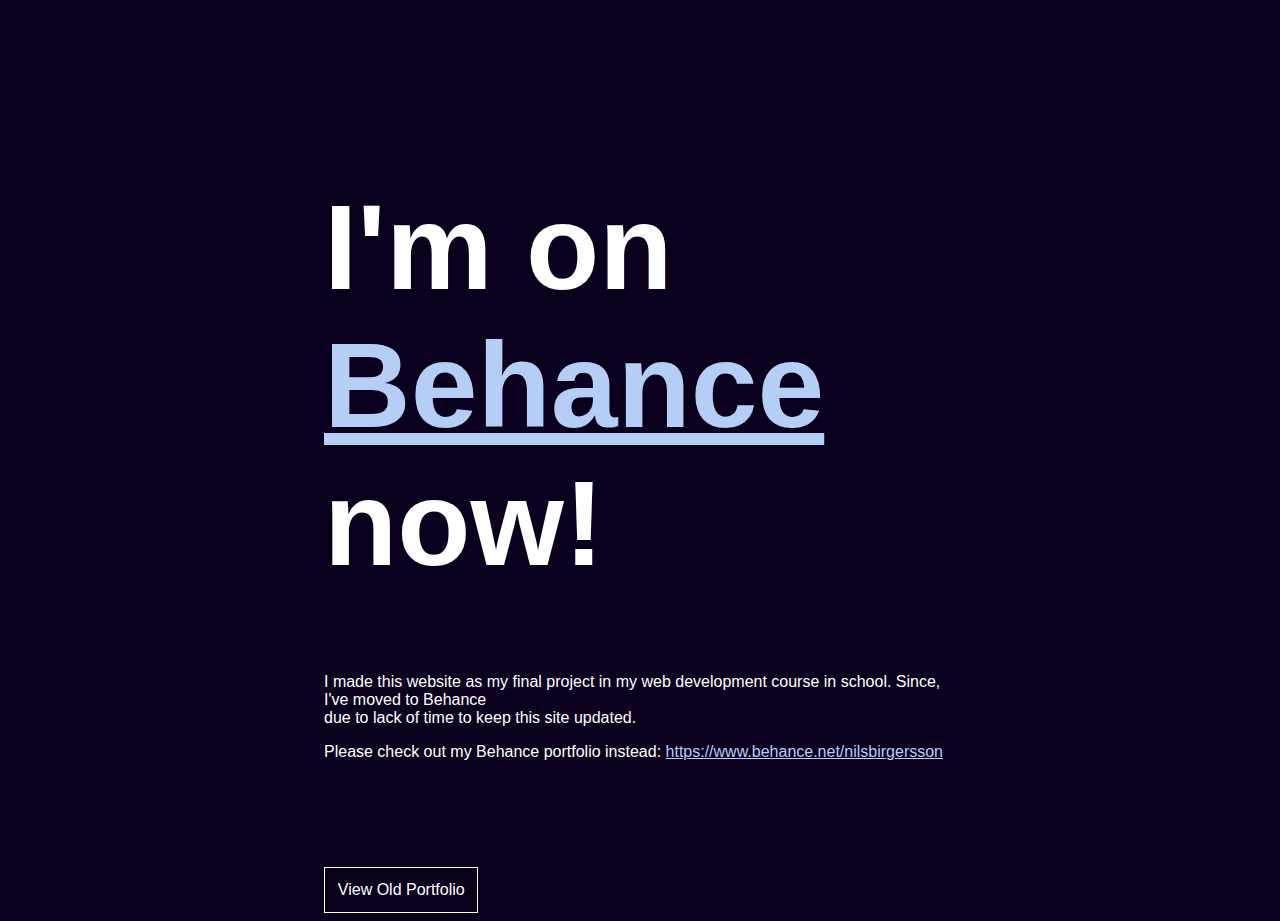
<file: index.html>
<!DOCTYPE html>
<html lang="en">

<head>
    <meta charset="UTF-8">
    <meta name="viewport" content="width=device-width, initial-scale=1.0">
    <title>Nils Birgersson | Home</title>
    <link rel="icon" href="misc/favicon.jpg" type="image/x-icon">
    <style>
        body {
            background-color: #0a001d;
            color: white;
            font-family: "Roboto", sans-serif;
            padding-top: 10vh;
        }
        .content {
            width: 50%;
            margin: auto;
        }
        a {
            color: #b5cef5;
        }
        a:visited {
            color: #b5cef5;
        }
        button {
            background: transparent;
            padding: 1vw;
            color: #fff;
            font-family: "Roboto", sans-serif;
            font-size: 1rem;
            border: 1px solid #fff;
            cursor: pointer;
            margin-top: 2vw;
            transition: 0.4s;
        }
        
        button:hover {
            background-color: #fff;
            color: #0a001d;
            font-weight: 600;
        }
        h1 {
            font-size: 120px;
        }
    </style>
</head>

<body>
    <div class="content">
        <h1>I'm on <a href="https://www.behance.net/nilsbirgersson">Behance</a> now!</h1>
        <p>I made this website as my final project in my web development course in school. Since, I've moved to Behance <br/>due to lack of time to keep this site updated.</p>
        <p>Please check out my Behance portfolio instead: <a href="https://www.behance.net/nilsbirgersson">https://www.behance.net/nilsbirgersson</a></p>
        <div style="margin-top: 9vh;"></div>
        <a href="start.html"><button>View Old Portfolio</button></a>
    </div>
    <script src="js/script.js"></script>
</body>

</html>
</file>
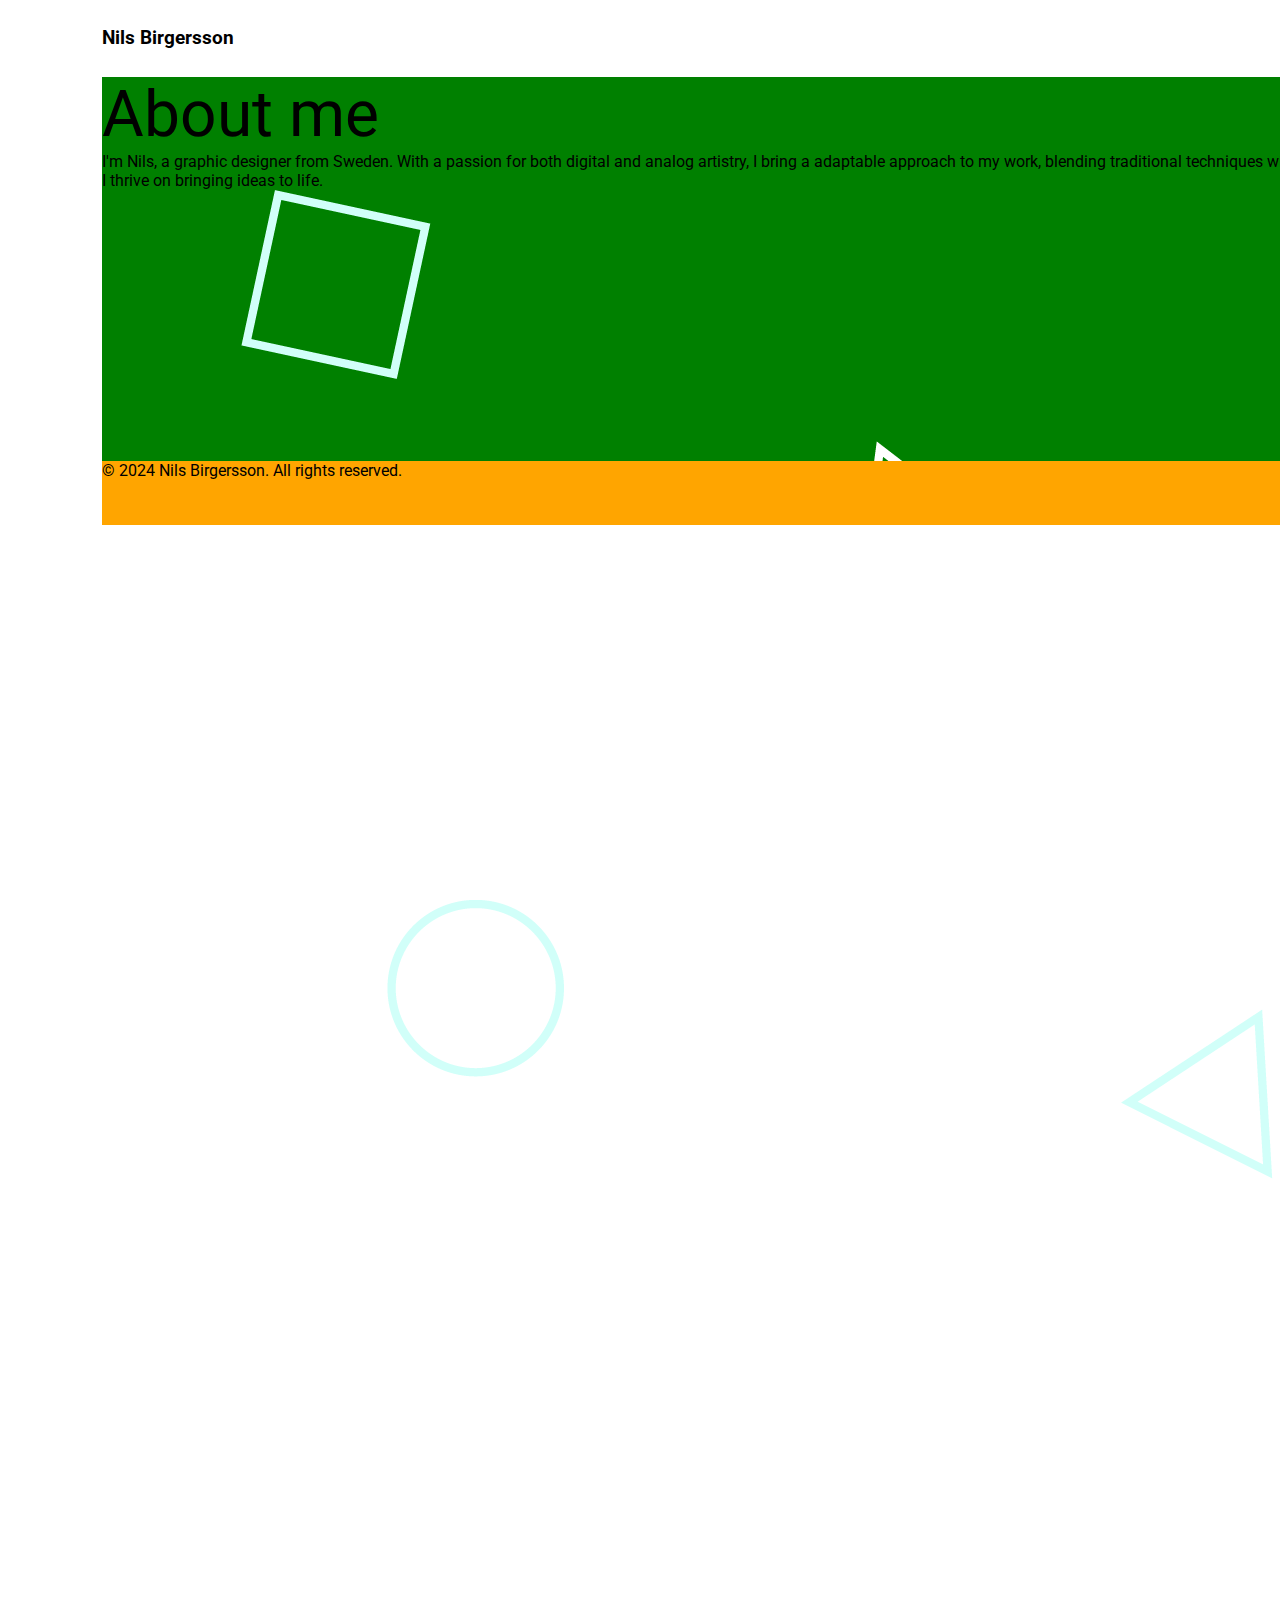
<file: about.html>
<!DOCTYPE html>
<html lang="en">

<head>
    <meta charset="UTF-8">
    <meta name="viewport" content="width=device-width, initial-scale=1.0">
    <title>Nils Birgersson | About me</title>
    <link rel="stylesheet" href="css/style.css">
</head>

<body>
    <div class="content">
        <header>
            <a href="index.html">
                <h3>Nils Birgersson</h3>
            </a>
            <div class="menu-toggle">
                <div class="bar"></div>
                <div class="bar"></div>
                <div class="bar"></div>
            </div>
            <ul>
                <a href="about.html">
                    <li>About me</li>
                </a>
                <a href="portfolio.html">
                    <li>Portfolio</li>
                </a>
                <a href="contact.html">
                    <li>Contact</li>
                </a>
            </ul>
        </header>
        <div id="left-side">
            <p class="title">About me</p>
            <p>I'm Nils, a graphic designer from Sweden. With a passion for both digital and analog artistry, I bring a
                adaptable approach to my work, blending traditional techniques with modern digital tools. Over the
                years, I've crafted numerous projects spanning various mediums, from captivating posters to immersive
                websites. Whether it's designing sleek interfaces or crafting eye-catching visuals, I thrive on bringing
                ideas to life.</p>
            <img src="img/stars_graphic.png" alt="star-illustration">
        </div>
        <div id="right-side">
            <section id="timeline-area">
                <div class="card">
                    <h3>The start</h3>
                    <p>From a young age, I've had a strong interest in art and design, continuously exploring and
                        experimenting with various creative mediums.</p>
                    <h4>2006 - 2020</h4>
                </div>
                <div class="card" id="middle">
                    <h3>Getting serious</h3>
                    <p>In 2020, I got serious about design by actively seeking freelance opportunities and expanding my
                        skills with new techniques and digital softwares.</p>
                    <h4>2020 - today</h4>
                </div>
                <div class="card">
                    <h3>Design school</h3>
                    <p>I'm currently studying at NTI Johanneberg in Gothenburg, always picking up new things and
                        improving my skills alongside other people.</p>
                    <h4>2022 - today</h4>
                </div>
            </section>
        </div>
        <footer>
            <p>&copy; 2024 Nils Birgersson. All rights reserved.</p>
        </footer>
    </div>
</body>

</html>
</file>
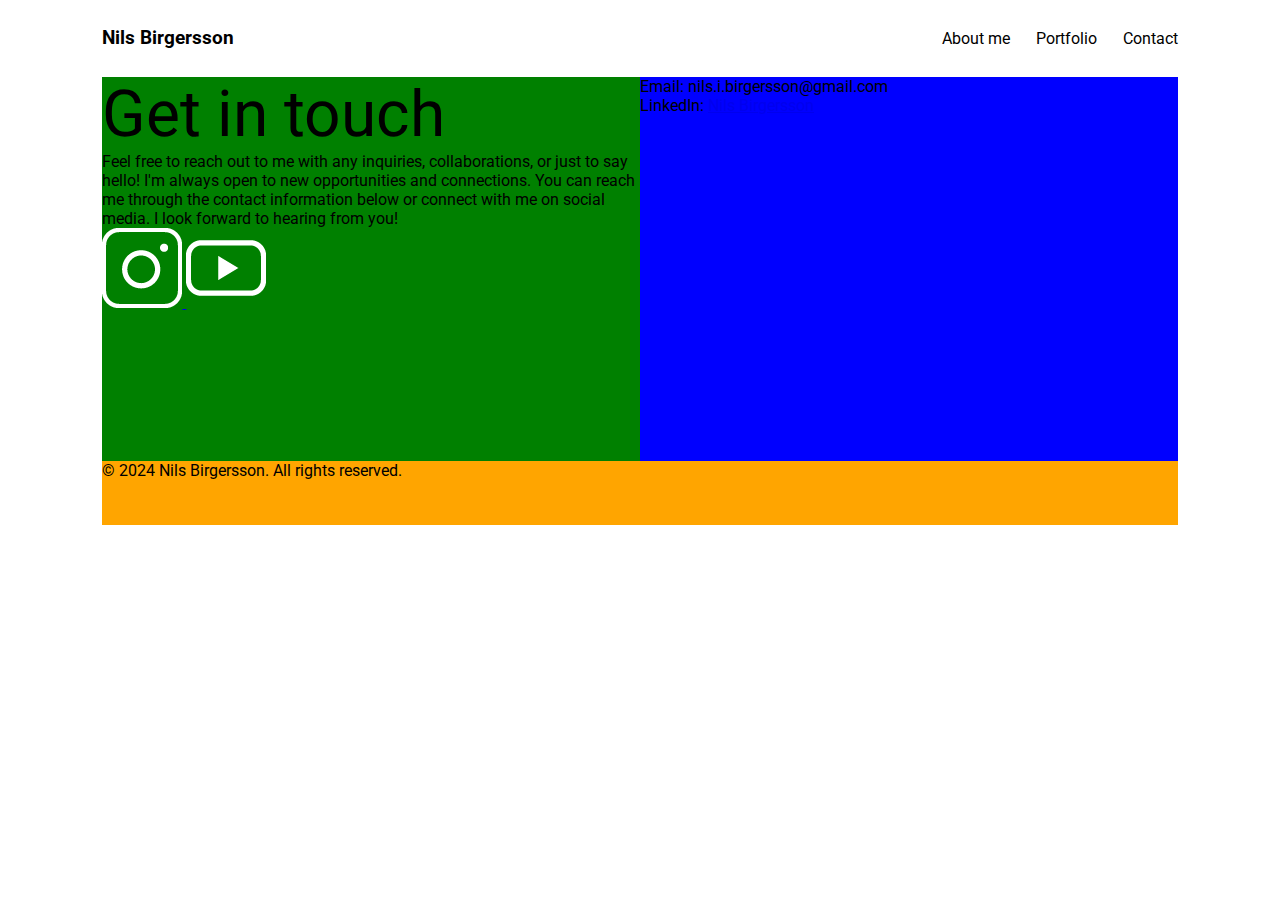
<file: contact.html>
<!DOCTYPE html>
<html lang="en">
<head>
    <meta charset="UTF-8">
    <meta name="viewport" content="width=device-width, initial-scale=1.0">
    <title>Nils Birgersson | Contact</title>
    <link rel="stylesheet" href="css/style.css">
</head>
<body>
    <div class="content">
        <header>
            <a href="index.html"><h3>Nils Birgersson</h3></a>
            <div class="menu-toggle">
                <div class="bar"></div>
                <div class="bar"></div>
                <div class="bar"></div>
            </div>
            <ul>
                <a href="about.html"><li>About me</li></a>
                <a href="portfolio.html"><li>Portfolio</li></a>
                <a href="contact.html"><li>Contact</li></a>
            </ul>
        </header>
        <div id="left-side">
            <p class="title">Get in touch</p>
            <p>Feel free to reach out to me with any inquiries, collaborations, or just to say hello! I'm always open to new opportunities and connections. You can reach me through the contact information below or connect with me on social media. I look forward to hearing from you!</p>
            <div id="socials">
                <a href="#">
                    <img src="img/instagram_icon-01.png" alt="instagram icon">
                </a>
                <a href="https://youtube.com/@nils_b?si=negMIcz15KkOFk8x">
                    <img src="img/youtube_icon-01.png" alt="youtube icon">
                </a>
            </div>
        </div>
        <div id="right-side">
            <div id="contact-information">
                <div class="contact-item"><p>Email: nils.i.birgersson@gmail.com</p></div>
                <div class="contact-item"><p>LinkedIn: <a href="https://www.linkedin.com/in/nils-birgersson-435b99257/" target="_blank">Nils Birgersson</a></p></div>
            </div>
        </div>
        <footer id="contact-footer">
            <p>&copy; 2024 Nils Birgersson. All rights reserved.</p>
        </footer>
    </div>
</body>
</html>
</file>
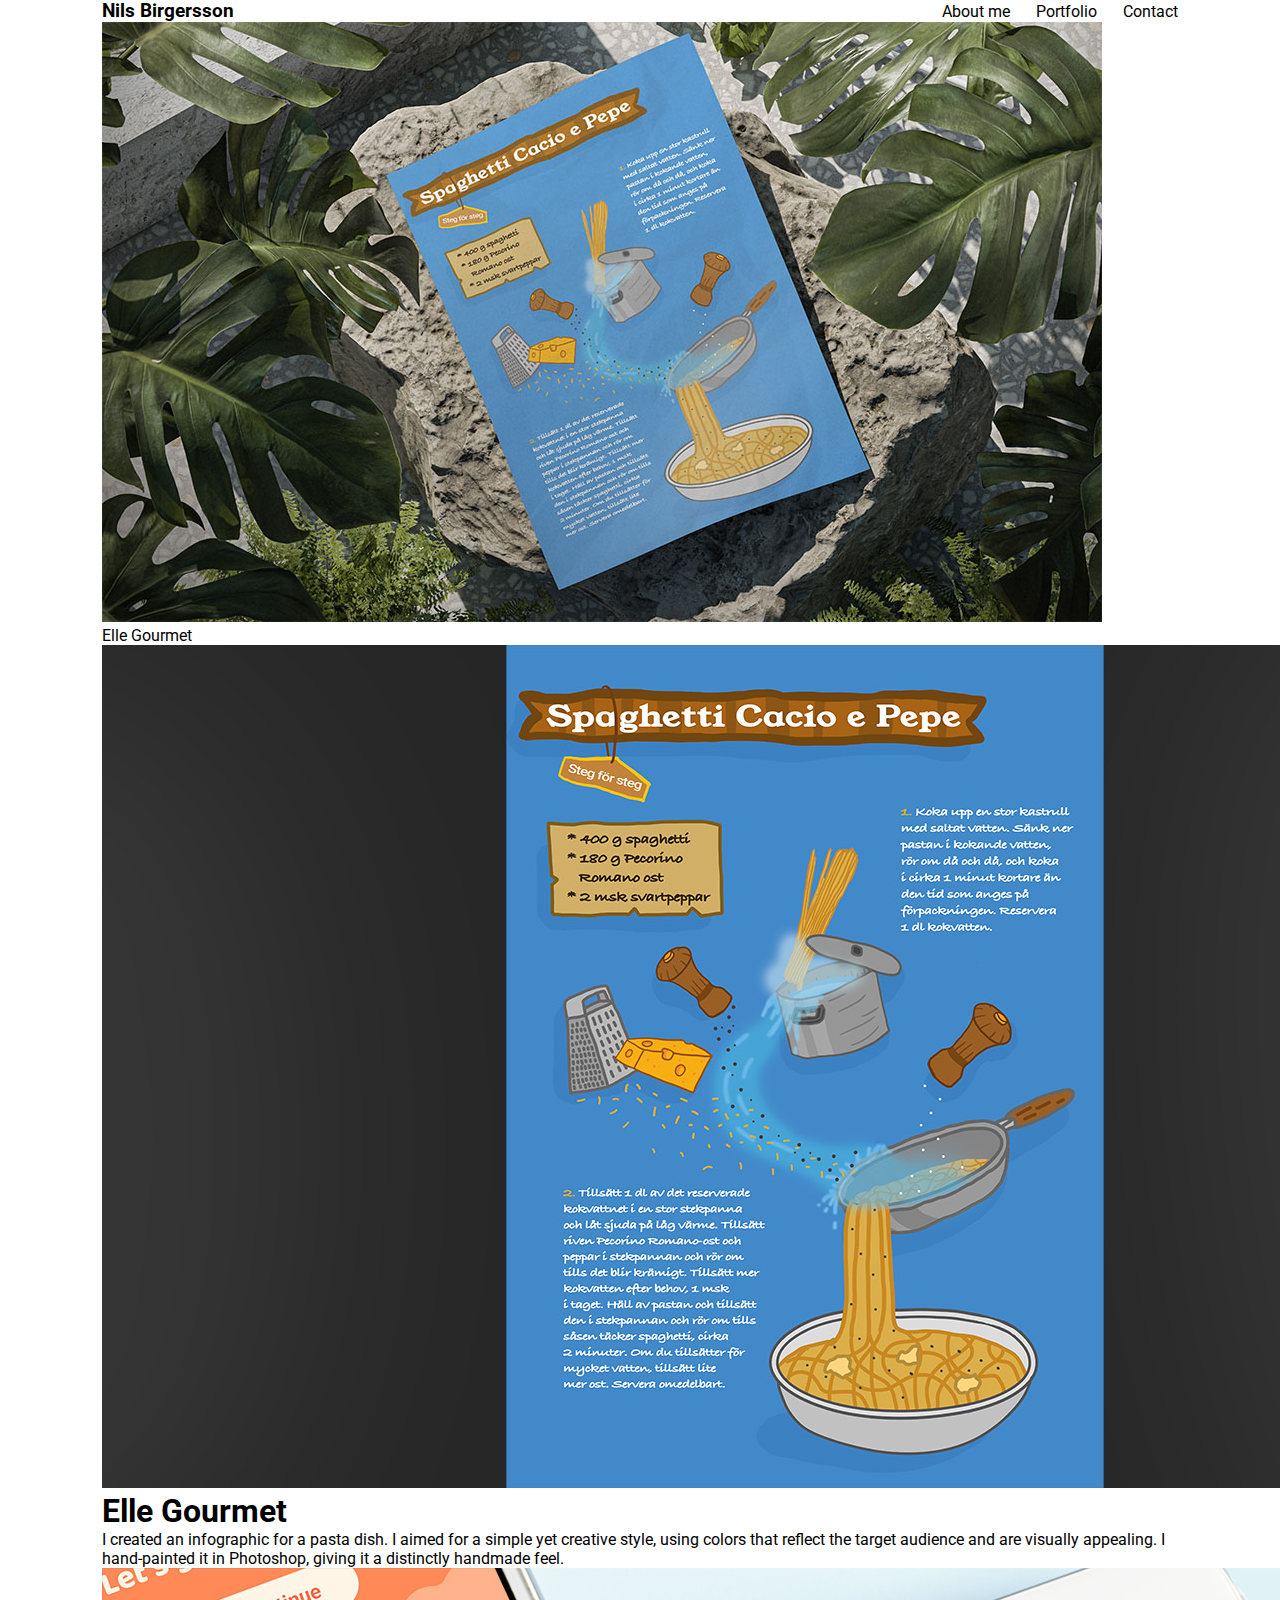
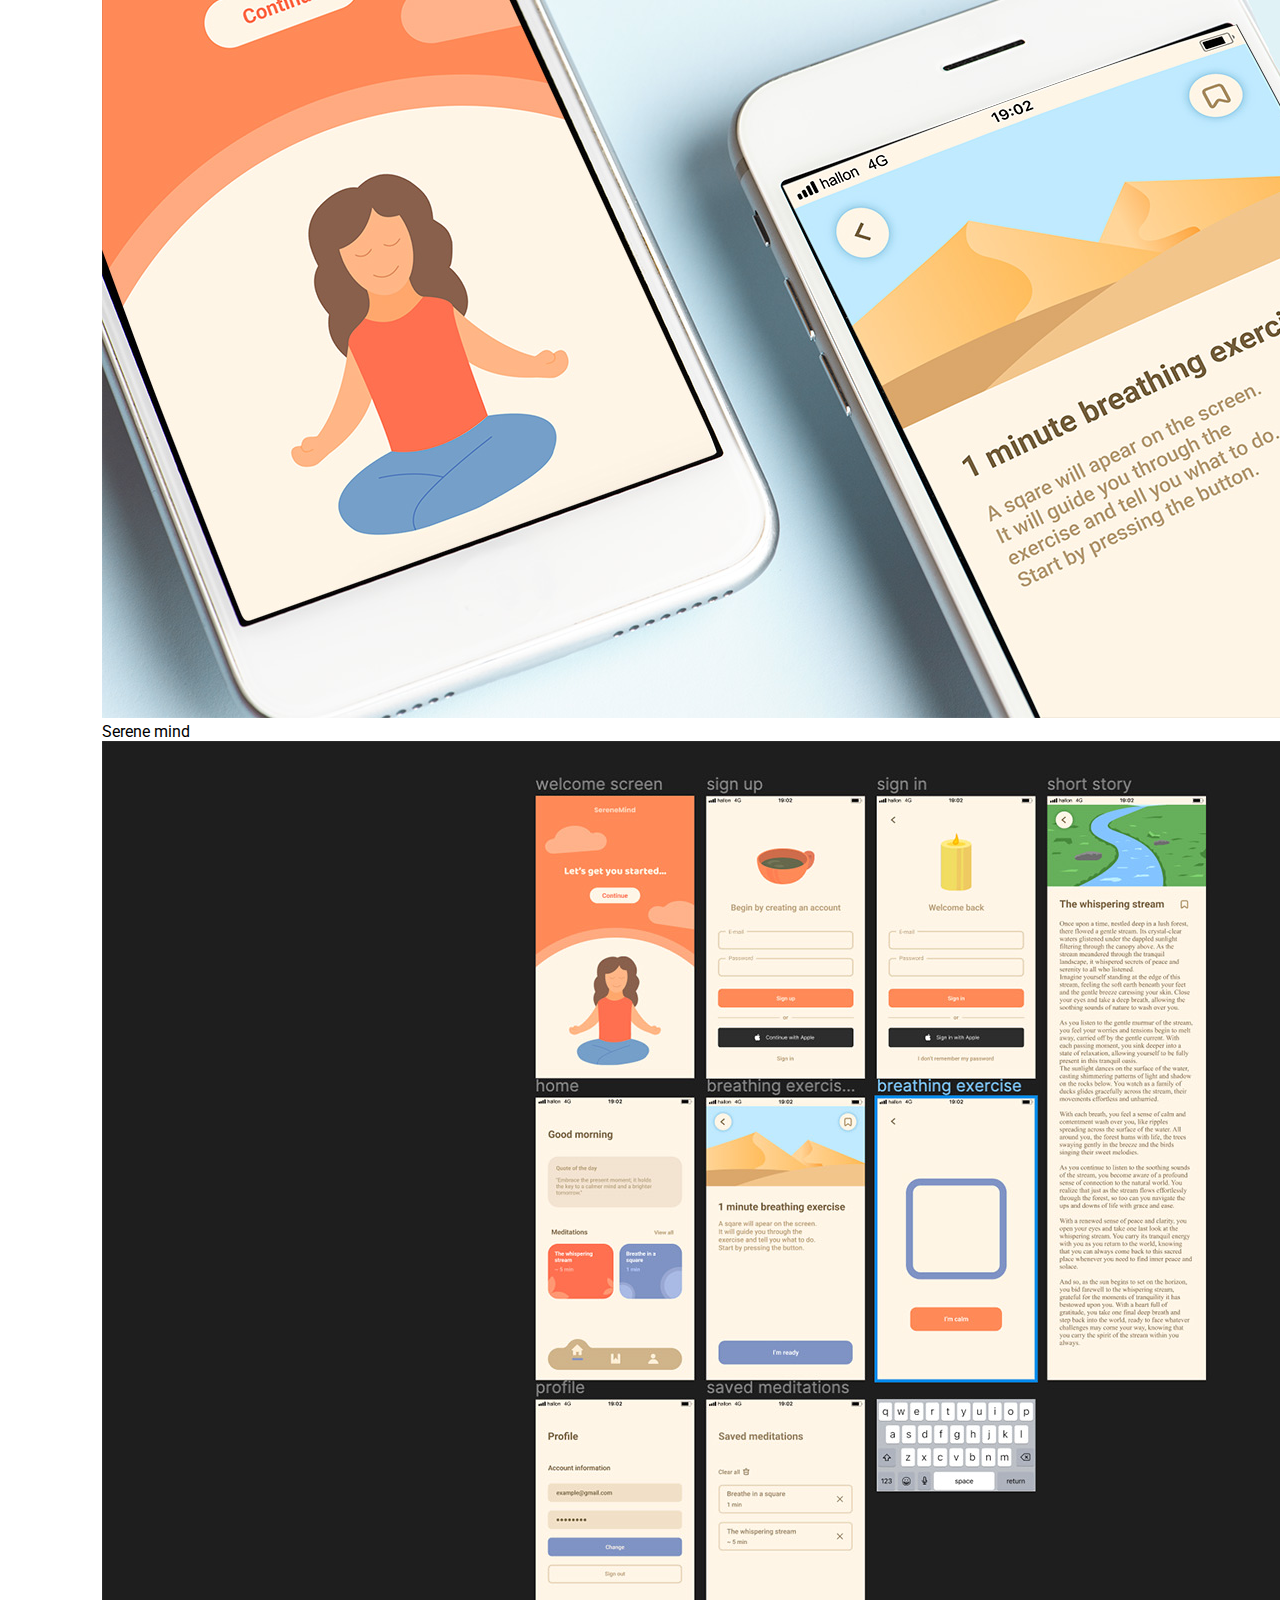
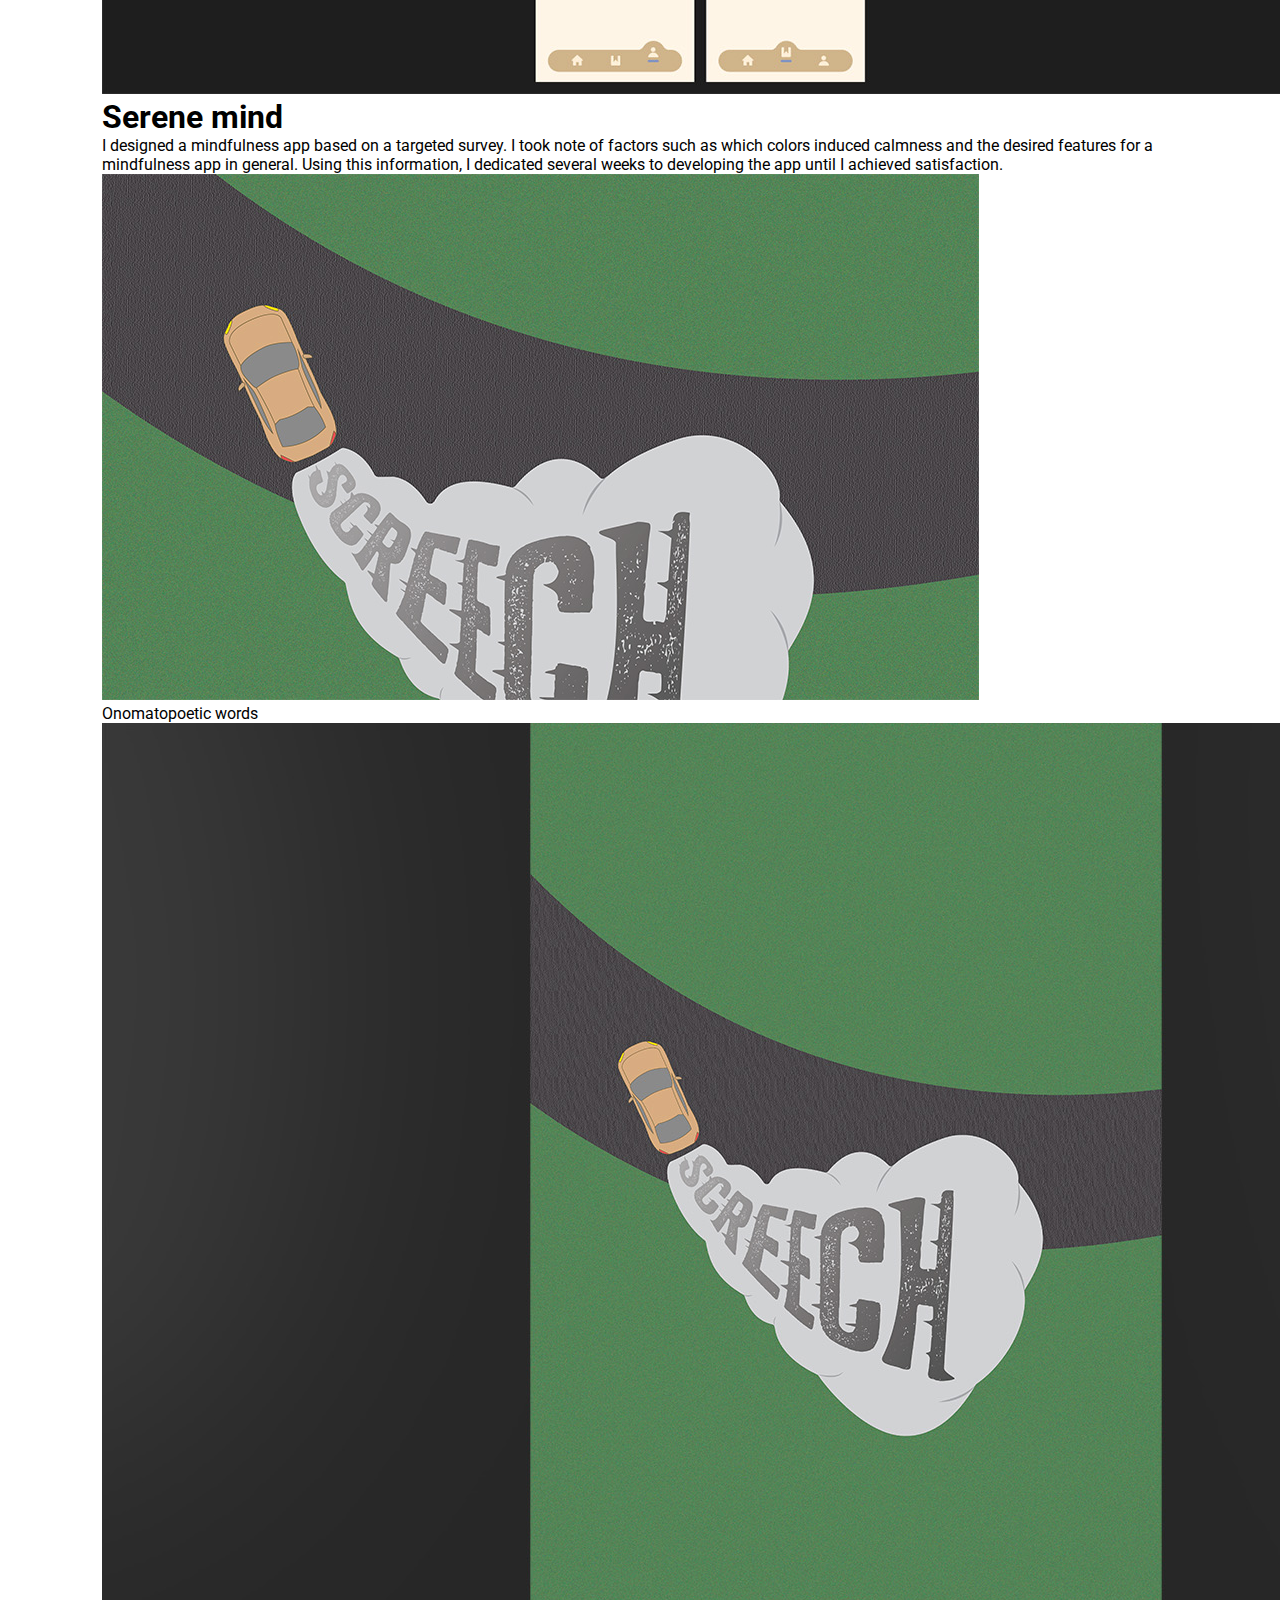
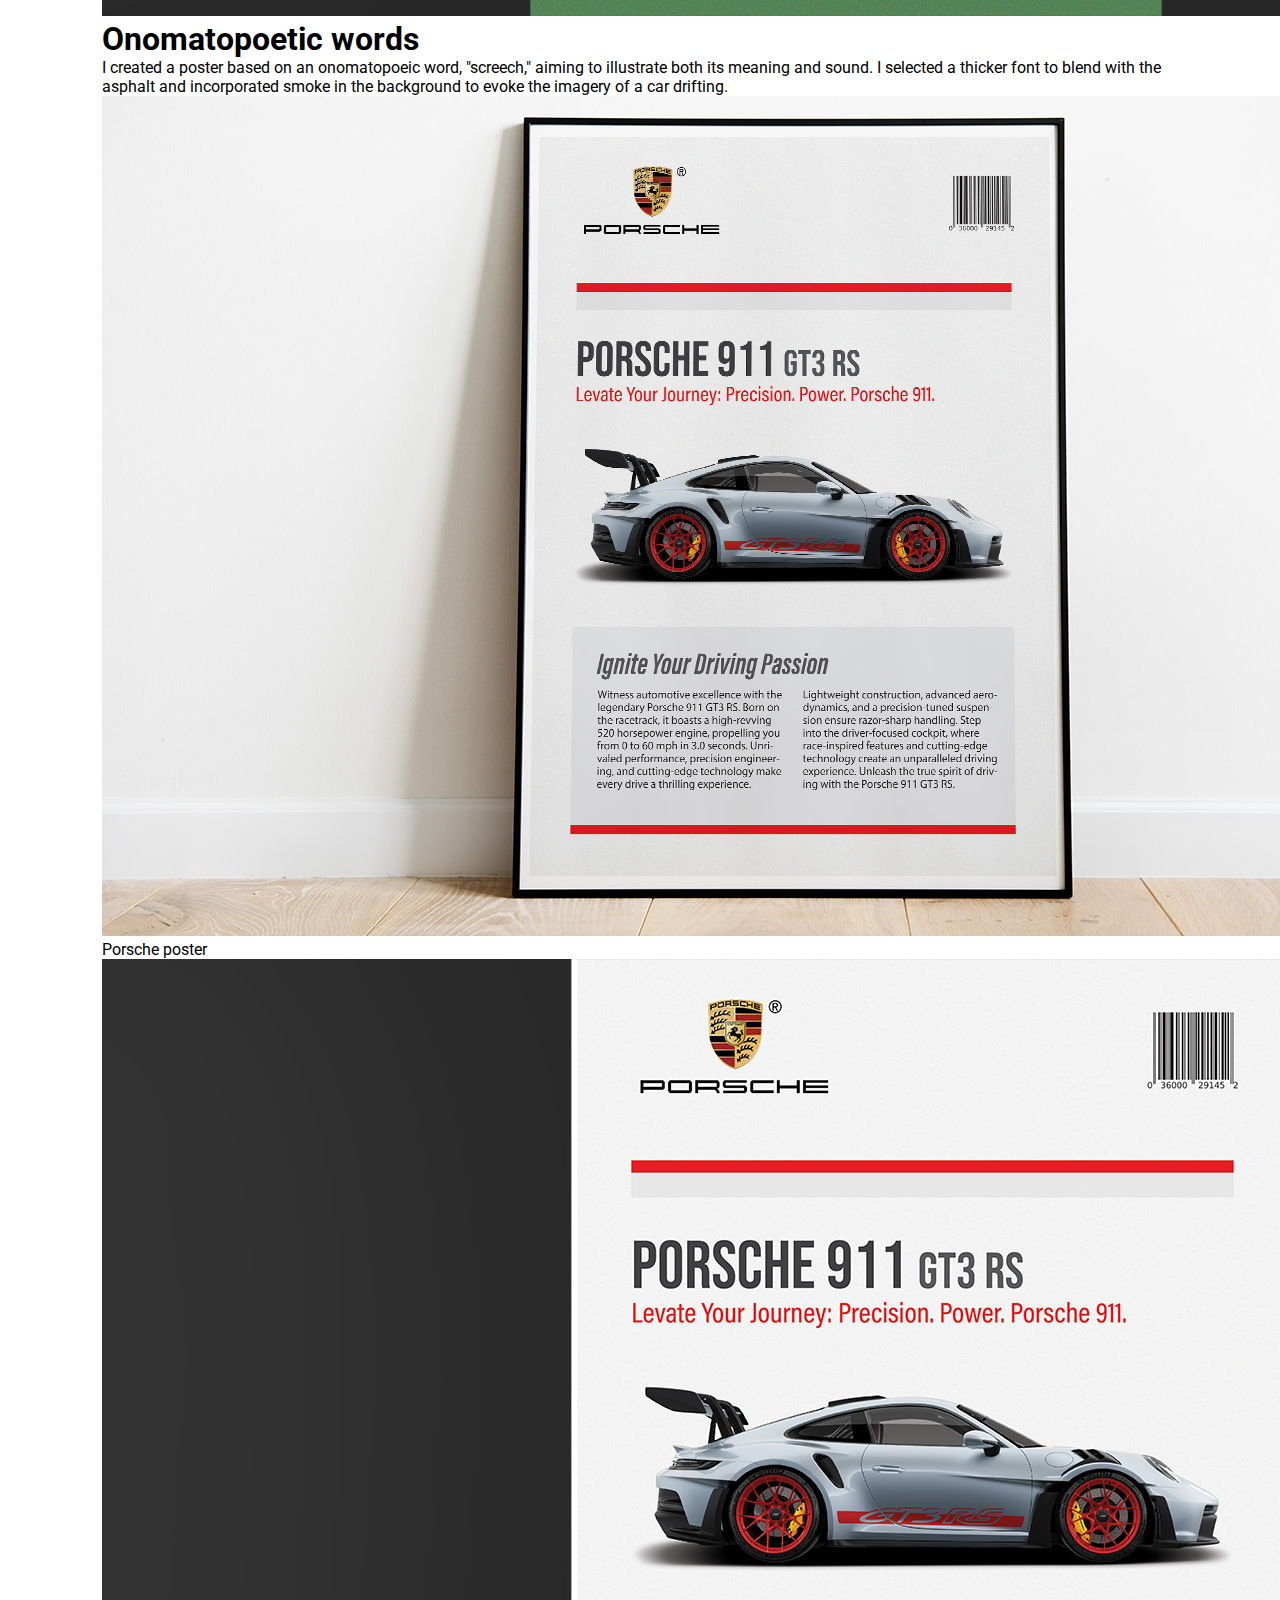
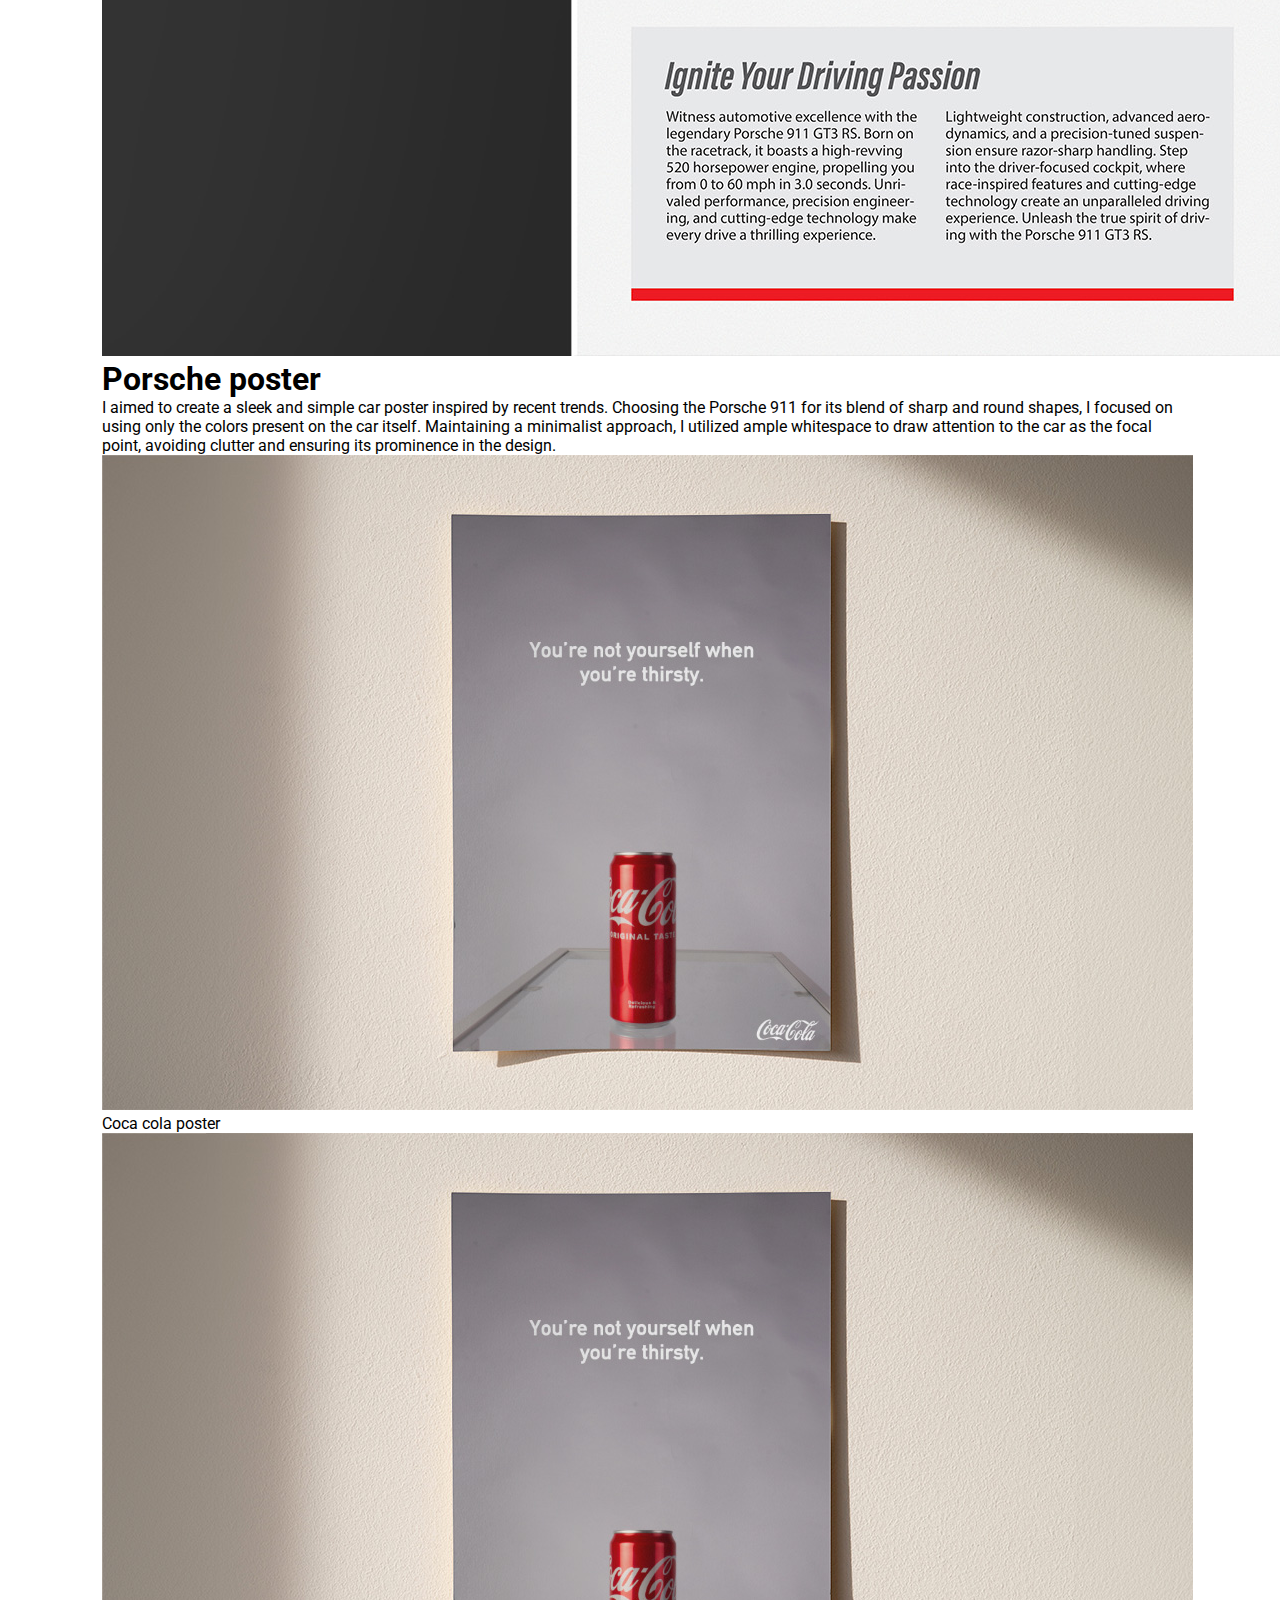
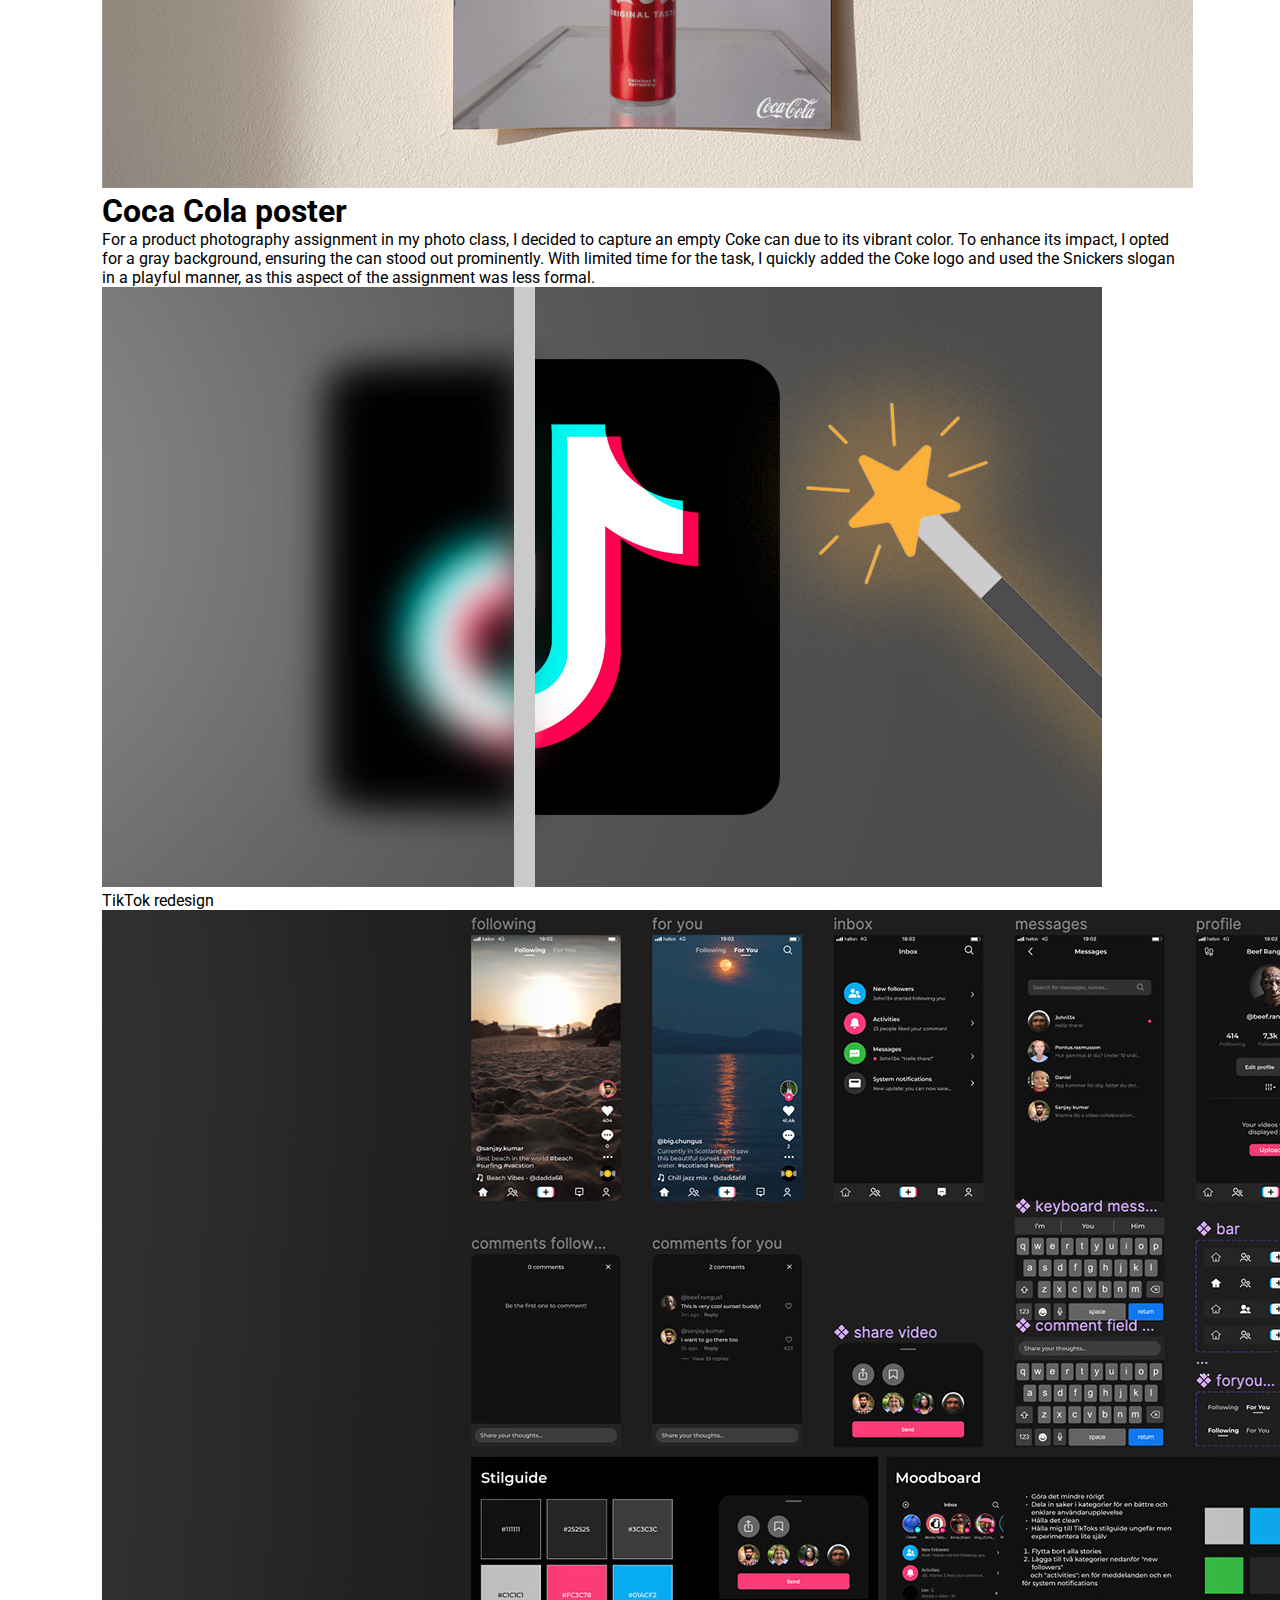
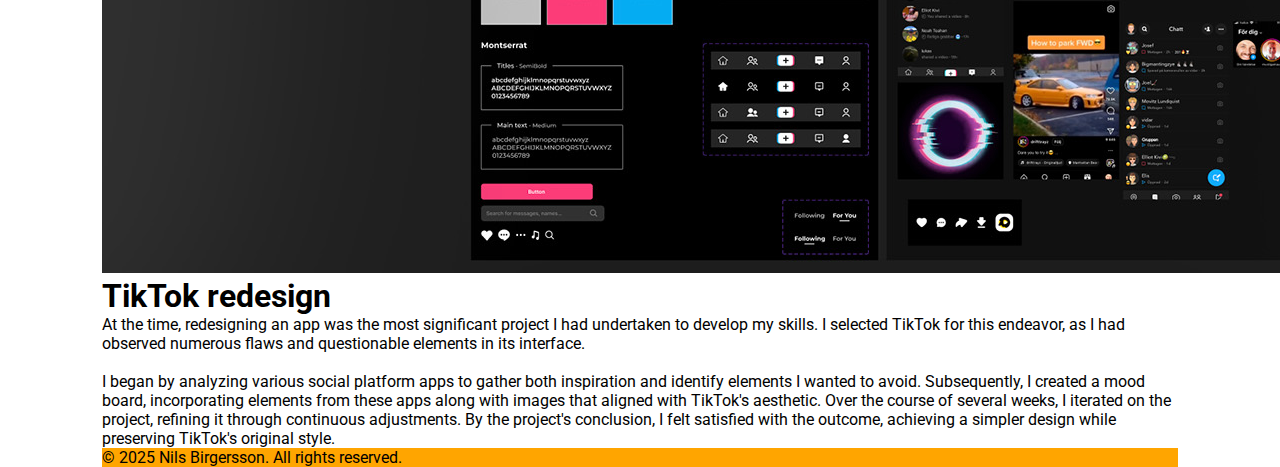
<file: portfolio.html>
<!DOCTYPE html>
<html lang="en">

<head>
    <meta charset="UTF-8">
    <meta name="viewport" content="width=device-width, initial-scale=1.0">
    <title>Nils Birgersson | Portfolio</title>
    <link rel="stylesheet" href="css/style.css">
    <link rel="icon" href="misc/favicon.jpg" type="image/x-icon">
</head>

<body>    
    <div class="grid-content">
        <header>
            <a href="index.html">
                <h3>Nils Birgersson</h3>
            </a>
            <div class="menu-toggle">
                <div class="bar"></div>
                <div class="bar"></div>
                <div class="bar"></div>
            </div>
            <ul>
                <a href="about.html">
                    <li>About me</li>
                </a>
                <a href="portfolio.html">
                    <li>Portfolio</li>
                </a>
                <a href="contact.html">
                    <li>Contact</li>
                </a>
            </ul>
        </header>
        <div id="portfolio-grid">
            <div class="portfolio-card">
                <div class="portfolio-card-content" onclick="togglePopupOne()">
                    <img src="img/elle_arbete.jpg" alt="elle gourmet poster">
                    <p>Elle Gourmet</p>
                    <div class="popup" id="popup-1">
                        <div class="overlay"></div>
                        <div class="overlay-content">
                            <img src="img/elle_arbete_preview.jpg" alt="elle gourmet poster">
                            <h1>Elle Gourmet</h1>
                            <span>I created an infographic for a pasta dish. I aimed for a simple yet creative style, using colors that reflect the target audience and are visually appealing. I hand-painted it in Photoshop, giving it a distinctly handmade feel.</span>
                        </div>
                    </div>
                </div>
            </div>
            <div class="portfolio-card">
                <div class="portfolio-card-content" onclick="togglePopupTwo()">
                    <img src="img/mindfulness_app.jpg" alt="mindfulness app">
                    <p>Serene mind</p>
                    <div class="popup" id="popup-2">
                        <div class="overlay"></div>
                        <div class="overlay-content">
                            <img src="img/mindfulness_app_overview.jpg" alt="mindfulness app">
                            <h1>Serene mind</h1>
                            <span>I designed a mindfulness app based on a targeted survey. I took note of factors such as which colors induced calmness and the desired features for a mindfulness app in general. Using this information, I dedicated several weeks to developing the app until I achieved satisfaction.</span>
                        </div>
                    </div>
                </div>
            </div>
            <div class="portfolio-card">
                <div class="portfolio-card-content" onclick="togglePopupThree()">
                    <img src="img/onomatopoetiska_ord_arbete.jpg" alt="Onomatopoetic words poster">
                    <p>Onomatopoetic words</p>
                    <div class="popup" id="popup-3">
                        <div class="overlay"></div>
                        <div class="overlay-content">
                            <img src="img/onomatopoetiska_ord_arbete_overview.jpg" alt="Onomatopoetic words poster">
                            <h1>Onomatopoetic words</h1>
                            <span>I created a poster based on an onomatopoeic word, "screech," aiming to illustrate both its meaning and sound. I selected a thicker font to blend with the asphalt and incorporated smoke in the background to evoke the imagery of a car drifting.</span>
                        </div>
                    </div>
                </div>
            </div>
            <div class="portfolio-card">
                <div class="portfolio-card-content" onclick="togglePopupFour()">
                    <img src="img/porsche_poster.jpg" alt="porsche poster">
                    <p>Porsche poster</p>
                    <div class="popup" id="popup-4">
                        <div class="overlay"></div>
                        <div class="overlay-content">
                            <img src="img/porsche_poster_preview.jpg" alt="porsche poster">
                            <h1>Porsche poster</h1>
                            <span>I aimed to create a sleek and simple car poster inspired by recent trends. Choosing the Porsche 911 for its blend of sharp and round shapes, I focused on using only the colors present on the car itself. Maintaining a minimalist approach, I utilized ample whitespace to draw attention to the car as the focal point, avoiding clutter and ensuring its prominence in the design.</span>
                        </div>
                    </div>
                </div>
            </div>
            <div class="portfolio-card">
                <div class="portfolio-card-content" onclick="togglePopupFive()">
                    <img src="img/coca_cola_mockup.jpg" alt="coca cola poster">
                    <p>Coca cola poster</p>
                    <div class="popup" id="popup-5">
                        <div class="overlay"></div>
                        <div class="overlay-content">
                            <img src="img/coca_cola_mockup.jpg" alt="coca cola poster">
                            <h1>Coca Cola poster</h1>
                            <span>For a product photography assignment in my photo class, I decided to capture an empty Coke can due to its vibrant color. To enhance its impact, I opted for a gray background, ensuring the can stood out prominently. With limited time for the task, I quickly added the Coke logo and used the Snickers slogan in a playful manner, as this aspect of the assignment was less formal.</span>
                        </div>
                    </div>
                </div>
            </div>
            <div class="portfolio-card">
                <div class="portfolio-card-content" onclick="togglePopupSix()">
                    <img src="img/tiktok_redesign_thumbnail.jpg" alt="tiktok redesign">
                    <p>TikTok redesign</p>
                    <div class="popup" id="popup-6">
                        <div class="overlay"></div>
                        <div class="overlay-content" id="overlay-6">
                            <img src="img/tiktok_redesign_overview.jpg" alt="tiktok redesign">
                            <h1>TikTok redesign</h1>
                            <span>At the time, redesigning an app was the most significant project I had undertaken to develop my skills. I selected TikTok for this endeavor, as I had observed numerous flaws and questionable elements in its interface.</span>
                            <br><br>
                            <span>I began by analyzing various social platform apps to gather both inspiration and identify elements I wanted to avoid. Subsequently, I created a mood board, incorporating elements from these apps along with images that aligned with TikTok's aesthetic. Over the course of several weeks, I iterated on the project, refining it through continuous adjustments. By the project's conclusion, I felt satisfied with the outcome, achieving a simpler design while preserving TikTok's original style.</span>
                        </div>
                    </div>
                </div>
            </div>
        </div>
        <footer id="home-footer">
            <p>&copy; 2025 Nils Birgersson. All rights reserved.</p>
        </footer>
    </div>
    <script src="js/script.js"></script>
</body>

</html>
</file>
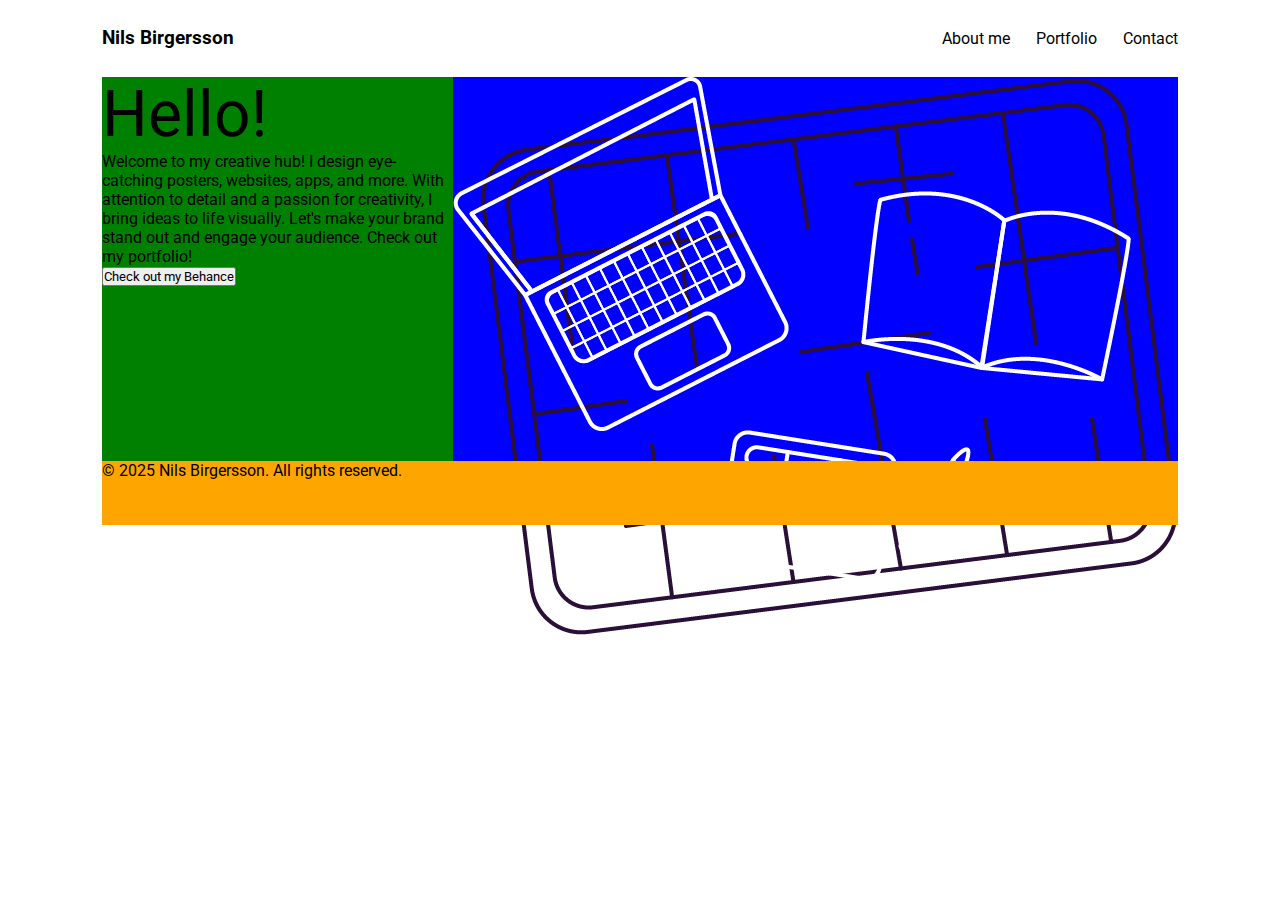
<file: start.html>
<!DOCTYPE html>
<html lang="en">

<head>
    <meta charset="UTF-8">
    <meta name="viewport" content="width=device-width, initial-scale=1.0">
    <title>Nils Birgersson | Home</title>
    <link rel="stylesheet" href="css/style.css">
    <link rel="icon" href="misc/favicon.jpg" type="image/x-icon">
</head>

<body>
    <div class="content">
        <header>
            <a href="start.html">
                <h3>Nils Birgersson</h3>
            </a>
            <div class="menu-toggle">
                <div class="bar"></div>
                <div class="bar"></div>
                <div class="bar"></div>
            </div>
            <ul>
                <a href="about.html">
                    <li>About me</li>
                </a>
                <a href="portfolio.html">
                    <li>Portfolio</li>
                </a>
                <a href="contact.html">
                    <li>Contact</li>
                </a>
            </ul>
        </header>
        <div id="left-side">
            <p class="title">Hello!</p>
            <p>Welcome to my creative hub! I design eye-catching posters, websites, apps, and more. With attention to
                detail and a passion for creativity, I bring ideas to life visually. Let's make your brand stand out and
                engage your audience. Check out my portfolio!</p>
            <a href="https://www.behance.net/nilsbirgersson" target="_blank"><button id="discover">Check out my Behance</button></a>
        </div>
        <div id="right-side">
            <img src="img/landing_page_illustration.png" alt="illustration of art tools">
        </div>
        <footer id="home-footer">
            <p>&copy; 2025 Nils Birgersson. All rights reserved.</p>
        </footer>
    </div>
    <script src="js/script.js"></script>
</body>

</html>
</file>
<file: css/style.css>
@import url('https://fonts.googleapis.com/css2?family=Roboto:ital,wght@0,100;0,300;0,400;0,500;0,700;0,900;1,100;1,300;1,400;1,500;1,700;1,900&display=swap');
* {
    margin: 0;
    padding: 0;
    box-sizing: border-box;
    font-family: "Roboto", sans-serif;
}
body {
    margin: auto 8vw;
}
.content {
    display: grid;
    grid-template-columns: 5fr 5fr;
    grid-template-rows: 6vw 30vw 5vw;
    grid-template-areas: 
    'head head'
    'left right'
    'foot foot';
}
header {
    grid-area: head;
    /* background-color: red; */
    display: flex;
    justify-content: space-between;
    align-items: center;
}
header a {
    color: black;
    text-decoration: none;
}
header ul {
    list-style: none;
    display: flex;
}
header li {
    margin-left: 2vw;
}
#left-side {
    grid-area: left;
    background-color: green;
}
#right-side {
    grid-area: right;
    background-color: blue;
}
footer {
    grid-area: foot;
    background-color: orange;
}
.title {
    font-size: 4rem;
}
</file>
